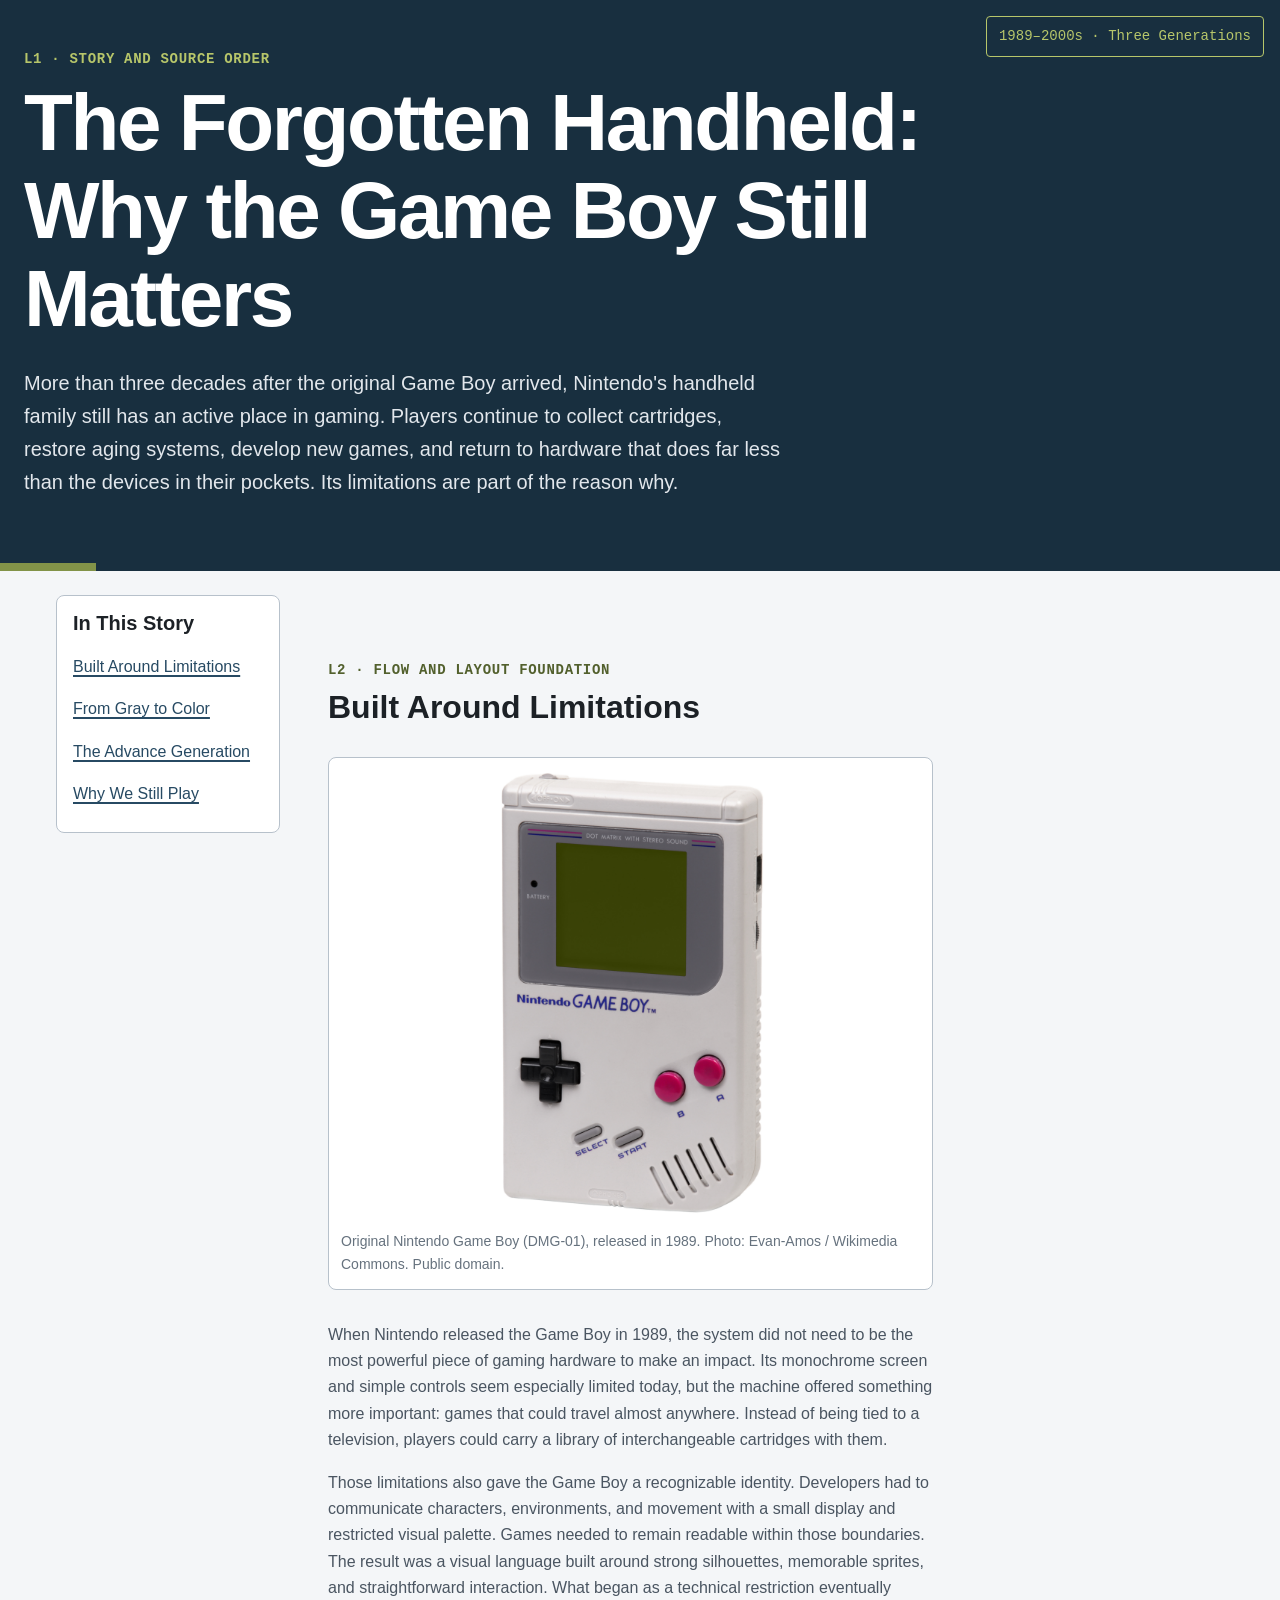
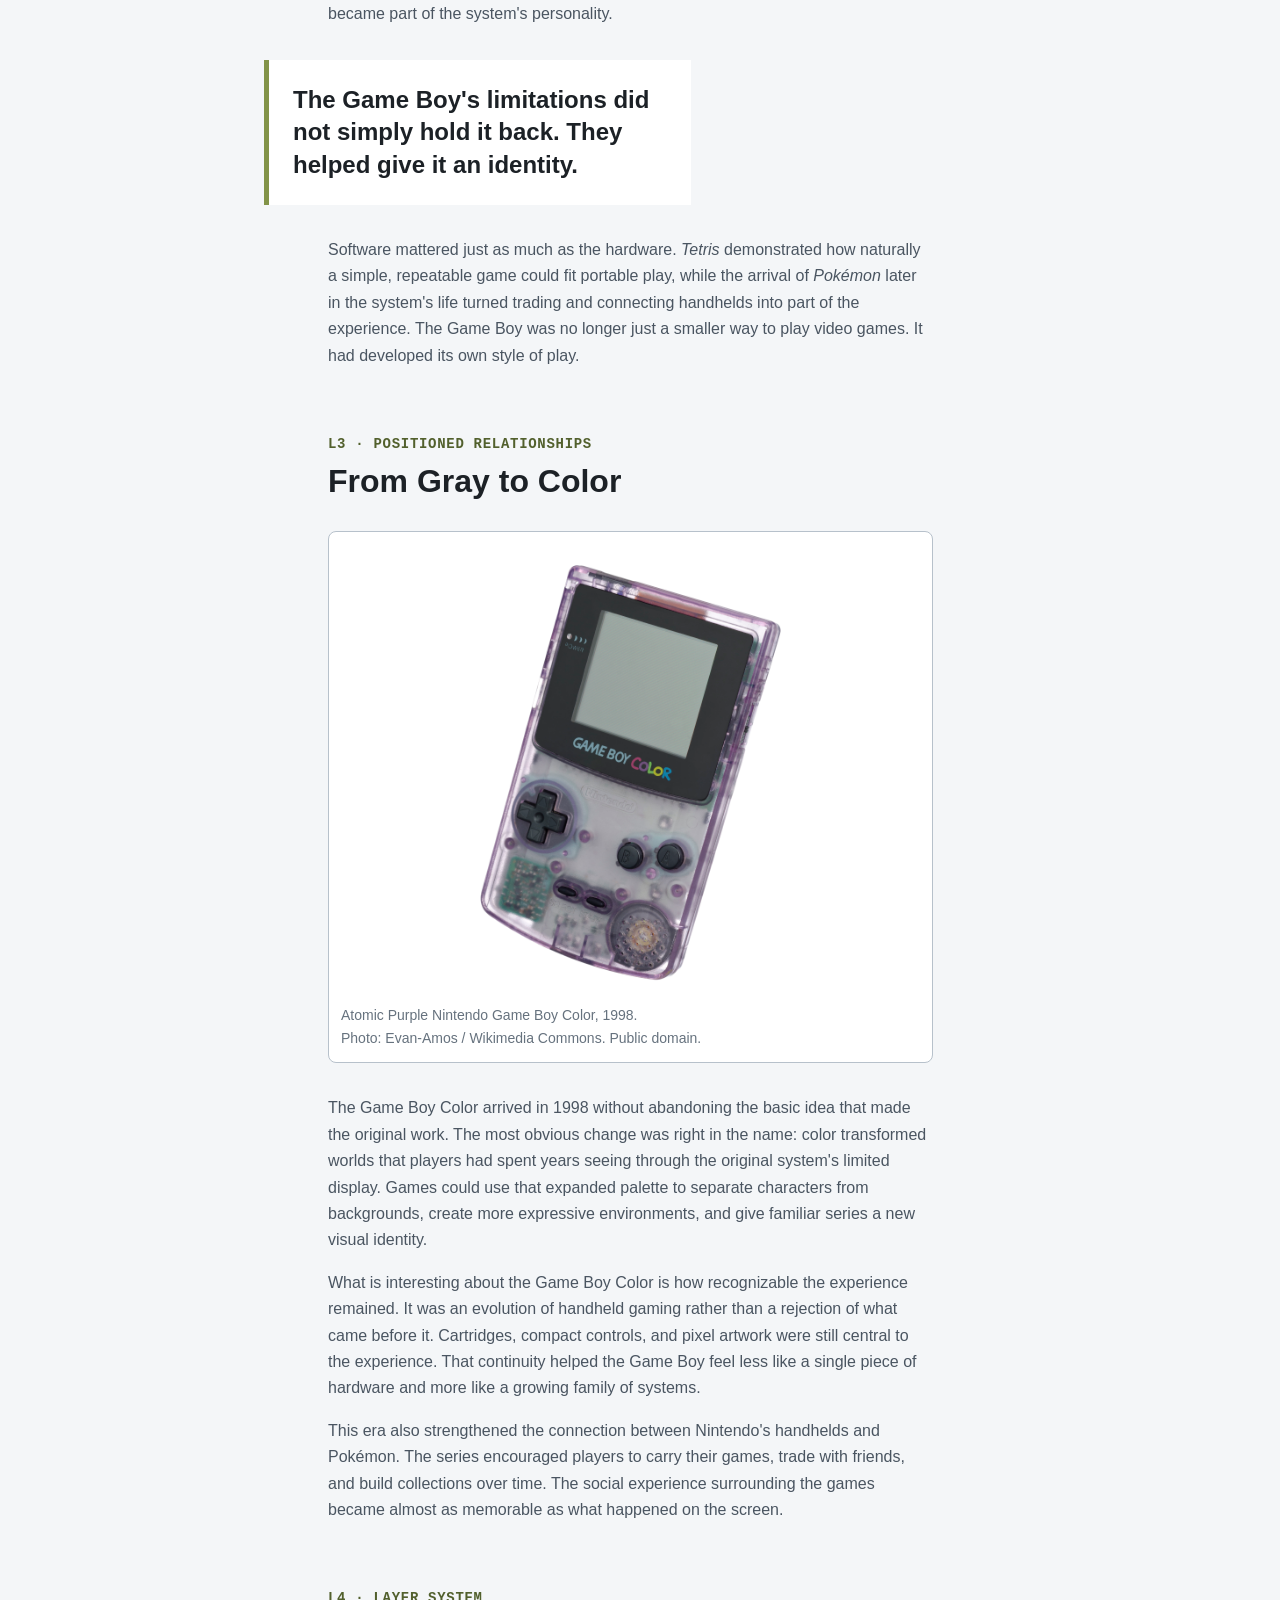
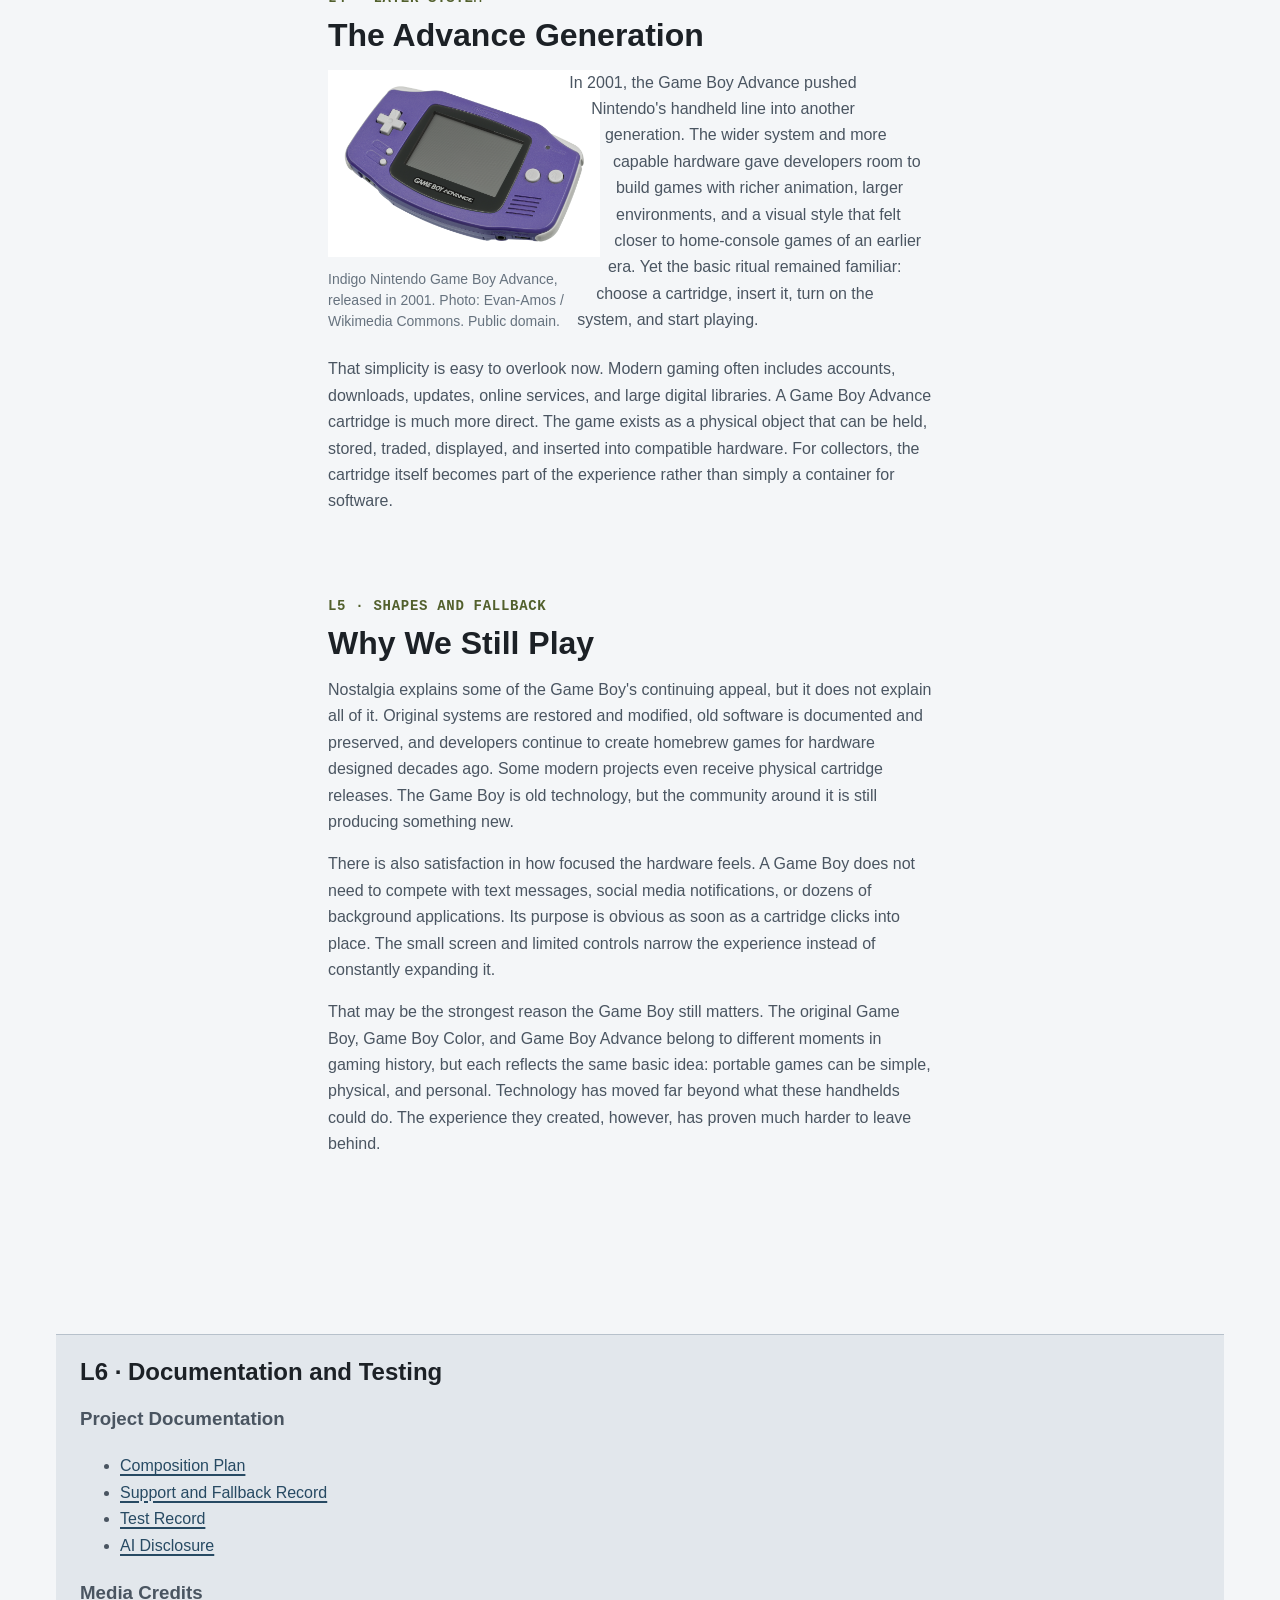
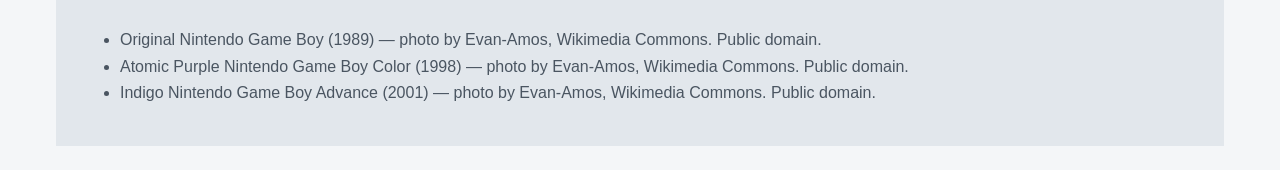
<file: index.html>
<!doctype html>
<html lang="en">
    <head>
        <meta charset="utf-8">
        <meta name="viewport" content="width=device-width, initial-scale=1">
        <title>The Forgotten Handheld: Why the Game Boy Still Matters</title>
        <link rel="stylesheet" href="styles.css">
    </head>

    <body>
        <header class="feature-header">
            <p class="eyebrow">L1 · Story and Source Order</p>

            <h1>The Forgotten Handheld: Why the Game Boy Still Matters</h1>

            <span class="issue-badge">1989–2000s · Three Generations</span>

            <p class="lede">
                More than three decades after the original Game Boy arrived,
                Nintendo's handheld family still has an active place in gaming.
                Players continue to collect cartridges, restore aging systems,
                develop new games, and return to hardware that does far less
                than the devices in their pockets. Its limitations are part of
                the reason why.
            </p>
        </header>

        <main>
            <aside class="story-guide">
                <h2>In This Story</h2>

                <nav aria-label="Feature story sections">
                    <a href="#built-around-limitations">
                        Built Around Limitations
                    </a>
                    <a href="#gray-to-color">
                        From Gray to Color
                    </a>
                    <a href="#advance-generation">
                        The Advance Generation
                    </a>
                    <a href="#why-we-still-play">
                        Why We Still Play
                    </a>
                </nav>
            </aside>

            <article aria-labelledby="article-heading">

                <h2 id="article-heading" class="visually-hidden">
                    The Game Boy Story
                </h2>
                <section id="built-around-limitations">
                    <p class="eyebrow">L2 · Flow and Layout Foundation</p>

                    <h2>Built Around Limitations</h2>

                    <figure class="feature-figure">
                        <img
                            src="images/game-boy-original.jpg"
                            alt="Original Nintendo Game Boy with gray body, green monochrome screen, black directional pad, and magenta A and B buttons."   
                        >
                        <figcaption>
                            Original Nintendo Game Boy (DMG-01), released in 1989.
                            Photo: Evan-Amos / Wikimedia Commons. Public domain.
                         </figcaption>
                    </figure>

                    <p>
                        When Nintendo released the Game Boy in 1989, the system
                        did not need to be the most powerful piece of gaming
                        hardware to make an impact. Its monochrome screen and
                        simple controls seem especially limited today, but the
                        machine offered something more important: games that
                        could travel almost anywhere. Instead of being tied to
                        a television, players could carry a library of
                        interchangeable cartridges with them.
                    </p>

                    <p>
                        Those limitations also gave the Game Boy a recognizable
                        identity. Developers had to communicate characters,
                        environments, and movement with a small display and
                        restricted visual palette. Games needed to remain
                        readable within those boundaries. The result was a
                        visual language built around strong silhouettes,
                        memorable sprites, and straightforward interaction.
                        What began as a technical restriction eventually became
                        part of the system's personality.
                    </p>

                    <p class="pull-quote">
                        The Game Boy's limitations did not simply hold it back.
                        They helped give it an identity.
                    </p>

                    <p>
                        Software mattered just as much as the hardware.
                        <cite>Tetris</cite> demonstrated how naturally a simple,
                        repeatable game could fit portable play, while the
                        arrival of <cite>Pokémon</cite> later in the system's
                        life turned trading and connecting handhelds into part
                        of the experience. The Game Boy was no longer just a
                        smaller way to play video games. It had developed its
                        own style of play.
                    </p>
                </section>

                <section id="gray-to-color">
                    <p class="eyebrow">L3 · Positioned Relationships</p>

                    <h2>From Gray to Color</h2>

                    <figure class="color-figure">
                        <img
                            src="images/game-boy-color.jpg"
                            alt="Atomic Purple Nintendo Game Boy Color shown from the front."
                        >
                        <figcaption>
                            Atomic Purple Nintendo Game Boy Color, 1998.<br>
                            Photo: Evan-Amos / Wikimedia Commons. Public domain.
                        </figcaption>
                    </figure>

                    <p>
                        The Game Boy Color arrived in 1998 without abandoning
                        the basic idea that made the original work. The most
                        obvious change was right in the name: color transformed
                        worlds that players had spent years seeing through the
                        original system's limited display. Games could use that
                        expanded palette to separate characters from
                        backgrounds, create more expressive environments, and
                        give familiar series a new visual identity.
                    </p>

                    <p>
                        What is interesting about the Game Boy Color is how
                        recognizable the experience remained. It was an
                        evolution of handheld gaming rather than a rejection of
                        what came before it. Cartridges, compact controls, and
                        pixel artwork were still central to the experience.
                        That continuity helped the Game Boy feel less like a
                        single piece of hardware and more like a growing family
                        of systems.
                    </p>

                    <p>
                        This era also strengthened the connection between
                        Nintendo's handhelds and Pokémon. The series encouraged
                        players to carry their games, trade with friends, and
                        build collections over time. The social experience
                        surrounding the games became almost as memorable as
                        what happened on the screen.
                    </p>
                </section>

                <section id="advance-generation">
                    <p class="eyebrow">L4 · Layer System</p>

                    <h2>The Advance Generation</h2>

                    <figure class="shape-portrait">
                        <img
                            src="images/game-boy-advance.jpg"
                            alt="Indigo Nintendo Game Boy Advance handheld console"
                            width="4200"
                            height="2900"
                        >
                        <figcaption>
                            Indigo Nintendo Game Boy Advance, released in 2001.
                            Photo: Evan-Amos / Wikimedia Commons. Public domain.
                        </figcaption>
                    </figure>

                    <p>
                        In 2001, the Game Boy Advance pushed Nintendo's handheld
                        line into another generation. The wider system and more
                        capable hardware gave developers room to build games
                        with richer animation, larger environments, and a
                        visual style that felt closer to home-console games of
                        an earlier era. Yet the basic ritual remained familiar:
                        choose a cartridge, insert it, turn on the system, and
                        start playing.
                    </p>

                    <p class="clear-shaped-media">
                        That simplicity is easy to overlook now. Modern gaming
                        often includes accounts, downloads, updates, online
                        services, and large digital libraries. A Game Boy
                        Advance cartridge is much more direct. The game exists
                        as a physical object that can be held, stored, traded,
                        displayed, and inserted into compatible hardware. For
                        collectors, the cartridge itself becomes part of the
                        experience rather than simply a container for software.
                    </p>
                </section>

                <section id="why-we-still-play">
                    <p class="eyebrow">L5 · Shapes and Fallback</p>

                    <h2>Why We Still Play</h2>

                    <p>
                        Nostalgia explains some of the Game Boy's continuing
                        appeal, but it does not explain all of it. Original
                        systems are restored and modified, old software is
                        documented and preserved, and developers continue to
                        create homebrew games for hardware designed decades
                        ago. Some modern projects even receive physical
                        cartridge releases. The Game Boy is old technology,
                        but the community around it is still producing
                        something new.
                    </p>

                    <p>
                        There is also satisfaction in how focused the hardware
                        feels. A Game Boy does not need to compete with text
                        messages, social media notifications, or dozens of
                        background applications. Its purpose is obvious as
                        soon as a cartridge clicks into place. The small screen
                        and limited controls narrow the experience instead of
                        constantly expanding it.
                    </p>

                    <p>
                        That may be the strongest reason the Game Boy still
                        matters. The original Game Boy, Game Boy Color, and
                        Game Boy Advance belong to different moments in gaming
                        history, but each reflects the same basic idea:
                        portable games can be simple, physical, and personal.
                        Technology has moved far beyond what these handhelds
                        could do. The experience they created, however, has
                        proven much harder to leave behind.
                    </p>
                </section>
            </article>

            <section class="documentation">
                <h2>L6 · Documentation and Testing</h2>

                <h3>Project Documentation</h3>
                <ul>
                    <li><a href="composition-plan.html">Composition Plan</a></li>
                    <li><a href="support-fallback-record.md">Support and Fallback Record</a></li>
                    <li><a href="test-record.md">Test Record</a></li>
                    <li><a href="ai-disclosure.md">AI Disclosure</a></li>
                </ul>

                </ul>

                <h3>Media Credits</h3>
                <ul>
                    <li>
                        Original Nintendo Game Boy (1989) —
                        photo by Evan-Amos, Wikimedia Commons.
                        Public domain.
                    </li>

                    <li>
                        Atomic Purple Nintendo Game Boy Color (1998) —
                        photo by Evan-Amos, Wikimedia Commons.
                        Public domain.
                    </li>

                    <li>
                        Indigo Nintendo Game Boy Advance (2001) —
                        photo by Evan-Amos, Wikimedia Commons.
                        Public domain.
                    </li>
                </ul>
            </section>
        </main>
    </body>
</html>
</file>
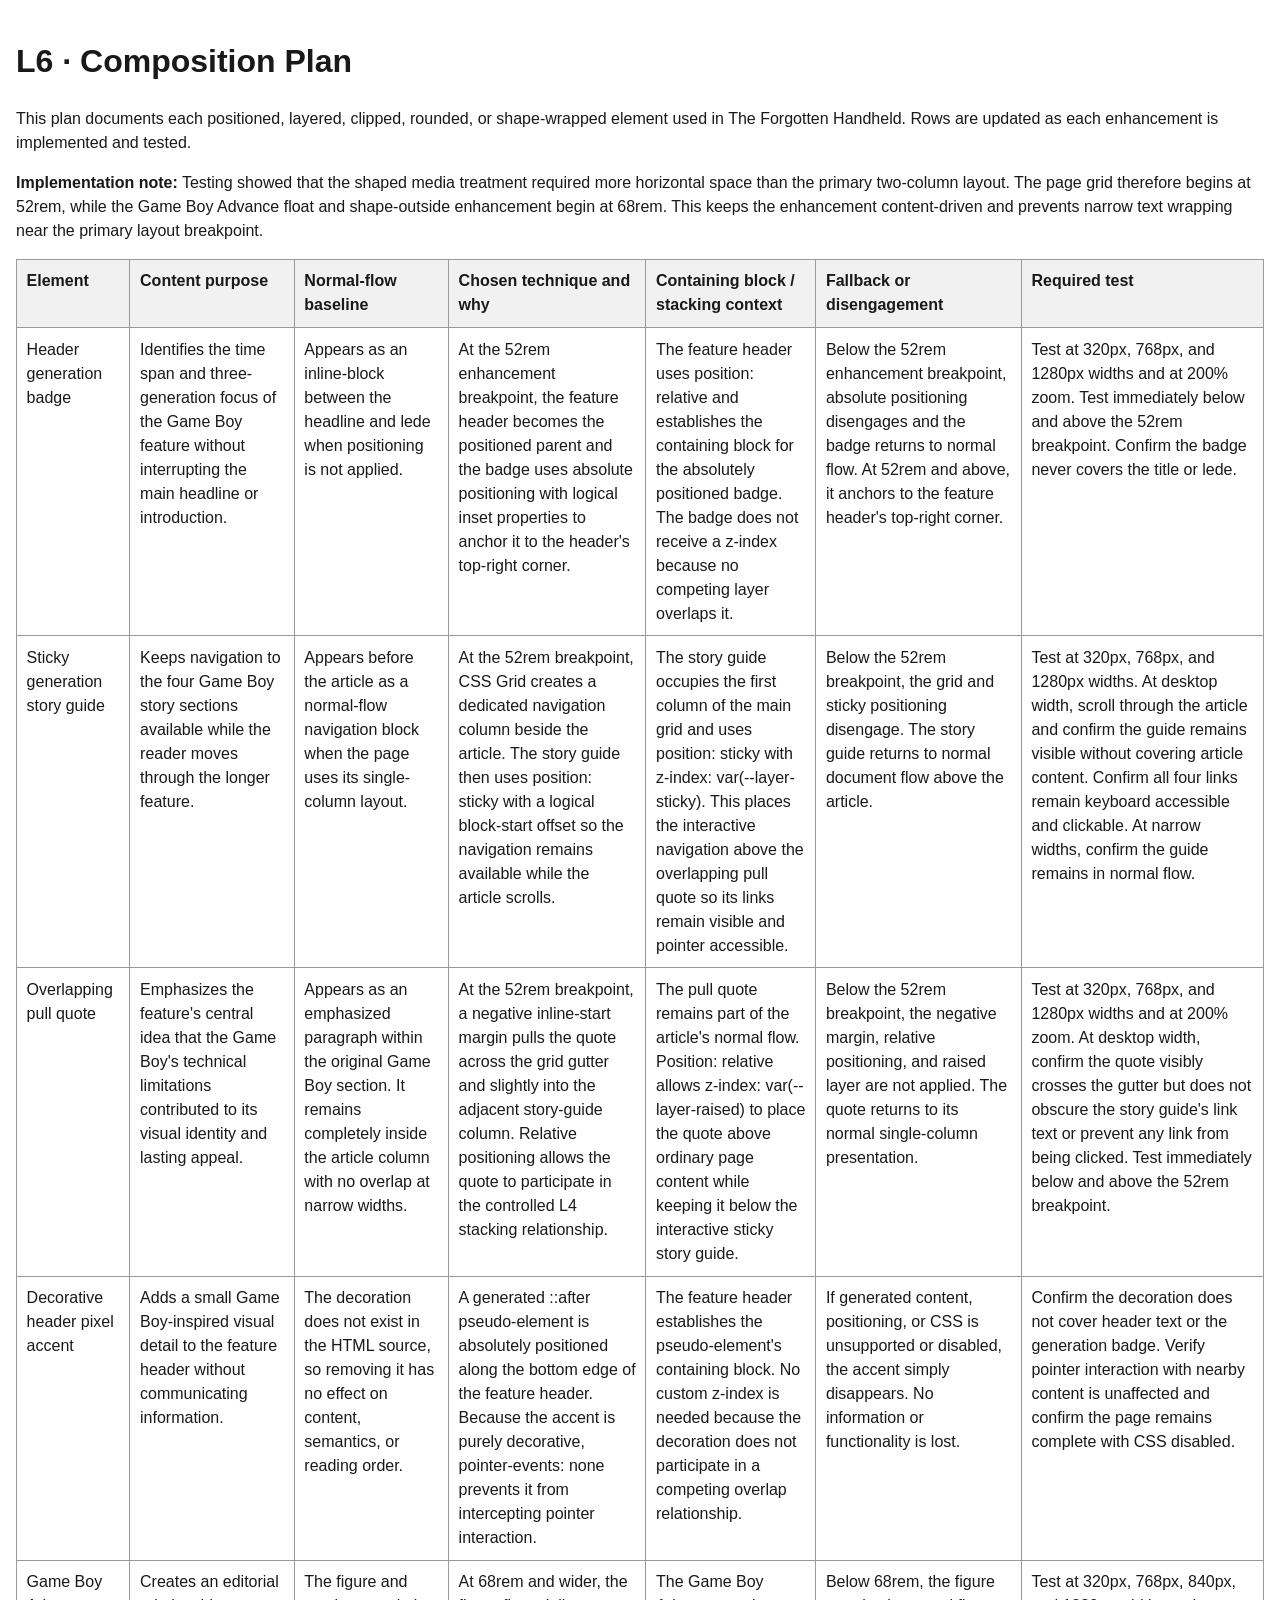
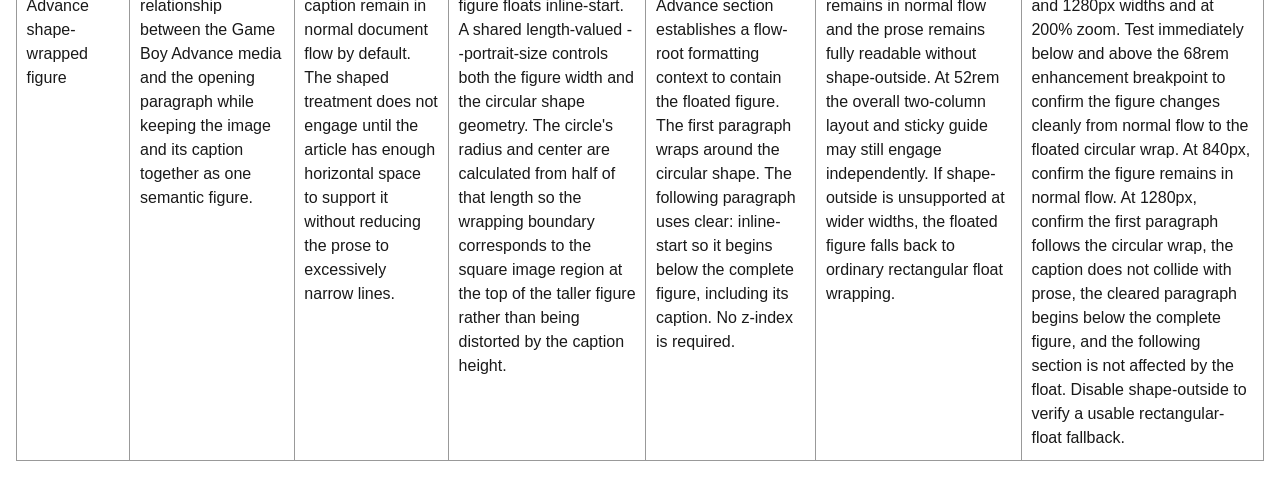
<file: composition-plan.html>
<!doctype html>
<html lang="en">
    <head>
        <meta charset="utf-8">
        <meta name="viewport" content="width=device-width, initial-scale=1">
        <title>Composition Plan</title>

        <style>
            body {
                font-family: Arial, sans-serif;
                line-height: 1.5;
                max-width: 90rem;
                margin: auto;
                padding: 1rem;
                color: #191919;
            }

            table {
                width: 100%;
                border-collapse: collapse;
            }

            th,
            td {
                padding: .6rem;
                border: 1px solid #999;
                text-align: left;
                vertical-align: top;
            }

            th {
                background: #f1f1f1;
            }
        </style>
    </head>

    <body>
        <h1>L6 · Composition Plan</h1>

        <p>
            This plan documents each positioned, layered, clipped, rounded,
            or shape-wrapped element used in The Forgotten Handheld. Rows are
            updated as each enhancement is implemented and tested.
        </p>

        <p>
            <strong>Implementation note:</strong>
            Testing showed that the shaped media treatment required more
            horizontal space than the primary two-column layout. The page grid
            therefore begins at 52rem, while the Game Boy Advance float and
            shape-outside enhancement begin at 68rem. This keeps the enhancement
            content-driven and prevents narrow text wrapping near the primary
            layout breakpoint.
        </p>

        <table>
            <thead>
                <tr>
                    <th>Element</th>
                    <th>Content purpose</th>
                    <th>Normal-flow baseline</th>
                    <th>Chosen technique and why</th>
                    <th>Containing block / stacking context</th>
                    <th>Fallback or disengagement</th>
                    <th>Required test</th>
                </tr>
            </thead>

            <tbody>
                <tr>
                    <td>Header generation badge</td>

                    <td>
                        Identifies the time span and three-generation focus of
                        the Game Boy feature without interrupting the main
                        headline or introduction.
                    </td>

                    <td>
                        Appears as an inline-block between the headline and
                        lede when positioning is not applied.
                    </td>

                    <td>
                        At the 52rem enhancement breakpoint, the feature header
                        becomes the positioned parent and the badge uses
                        absolute positioning with logical inset properties to
                        anchor it to the header's top-right corner.
                    </td>

                    <td>
                        The feature header uses position: relative and
                        establishes the containing block for the absolutely
                        positioned badge. The badge does not receive a z-index
                        because no competing layer overlaps it.
                    </td>

                    <td>
                        Below the 52rem enhancement breakpoint, absolute
                        positioning disengages and the badge returns to normal
                        flow. At 52rem and above, it anchors to the feature
                        header's top-right corner.
                    </td>

                    <td>
                        Test at 320px, 768px, and 1280px widths and at 200%
                        zoom. Test immediately below and above the 52rem
                        breakpoint. Confirm the badge never covers the title
                        or lede.
                    </td>
                </tr>

                <tr>
                    <td>Sticky generation story guide</td>

                    <td>
                        Keeps navigation to the four Game Boy story sections
                        available while the reader moves through the longer
                        feature.
                    </td>

                    <td>
                        Appears before the article as a normal-flow navigation
                        block when the page uses its single-column layout.
                    </td>

                    <td>
                        At the 52rem breakpoint, CSS Grid creates a dedicated
                        navigation column beside the article. The story guide
                        then uses position: sticky with a logical block-start
                        offset so the navigation remains available while the
                        article scrolls.
                    </td>

                    <td>
                        The story guide occupies the first column of the main
                        grid and uses position: sticky with
                        z-index: var(--layer-sticky). This places the
                        interactive navigation above the overlapping pull
                        quote so its links remain visible and pointer
                        accessible.
                    </td>

                    <td>
                        Below the 52rem breakpoint, the grid and sticky
                        positioning disengage. The story guide returns to
                        normal document flow above the article.
                    </td>

                    <td>
                        Test at 320px, 768px, and 1280px widths. At desktop
                        width, scroll through the article and confirm the guide
                        remains visible without covering article content.
                        Confirm all four links remain keyboard accessible and
                        clickable. At narrow widths, confirm the guide remains
                        in normal flow.
                    </td>
                </tr>

                <tr>
                    <td>Overlapping pull quote</td>

                    <td>
                        Emphasizes the feature's central idea that the Game
                        Boy's technical limitations contributed to its visual
                        identity and lasting appeal.
                    </td>

                    <td>
                        Appears as an emphasized paragraph within the original
                        Game Boy section. It remains completely inside the
                        article column with no overlap at narrow widths.
                    </td>

                    <td>
                        At the 52rem breakpoint, a negative inline-start margin
                        pulls the quote across the grid gutter and slightly
                        into the adjacent story-guide column. Relative
                        positioning allows the quote to participate in the
                        controlled L4 stacking relationship.
                    </td>

                    <td>
                        The pull quote remains part of the article's normal
                        flow. Position: relative allows
                        z-index: var(--layer-raised) to place the quote above
                        ordinary page content while keeping it below the
                        interactive sticky story guide.
                    </td>

                    <td>
                        Below the 52rem breakpoint, the negative margin,
                        relative positioning, and raised layer are not applied.
                        The quote returns to its normal single-column
                        presentation.
                    </td>

                    <td>
                        Test at 320px, 768px, and 1280px widths and at 200%
                        zoom. At desktop width, confirm the quote visibly
                        crosses the gutter but does not obscure the story
                        guide's link text or prevent any link from being
                        clicked. Test immediately below and above the 52rem
                        breakpoint.
                    </td>
                </tr>

                <tr>
                    <td>Decorative header pixel accent</td>

                    <td>
                        Adds a small Game Boy-inspired visual detail to the
                        feature header without communicating information.
                    </td>

                    <td>
                        The decoration does not exist in the HTML source, so
                        removing it has no effect on content, semantics, or
                        reading order.
                    </td>

                    <td>
                        A generated ::after pseudo-element is absolutely
                        positioned along the bottom edge of the feature header.
                        Because the accent is purely decorative,
                        pointer-events: none prevents it from intercepting
                        pointer interaction.
                    </td>

                    <td>
                        The feature header establishes the pseudo-element's
                        containing block. No custom z-index is needed because
                        the decoration does not participate in a competing
                        overlap relationship.
                    </td>

                    <td>
                        If generated content, positioning, or CSS is
                        unsupported or disabled, the accent simply disappears.
                        No information or functionality is lost.
                    </td>

                    <td>
                        Confirm the decoration does not cover header text or
                        the generation badge. Verify pointer interaction with
                        nearby content is unaffected and confirm the page
                        remains complete with CSS disabled.
                    </td>
                </tr>

                <tr>
                    <td>Game Boy Advance shape-wrapped figure</td>

                    <td>
                        Creates an editorial relationship between the Game Boy Advance
                        media and the opening paragraph while keeping the image and its
                        caption together as one semantic figure.
                    </td>

                    <td>
                        The figure and caption remain in normal document flow by default.
                        The shaped treatment does not engage until the article has enough
                        horizontal space to support it without reducing the prose to
                        excessively narrow lines.
                    </td>

                    <td>
                        At 68rem and wider, the figure floats inline-start. A shared
                        length-valued --portrait-size controls both the figure width and
                        the circular shape geometry. The circle's radius and center are
                        calculated from half of that length so the wrapping boundary
                        corresponds to the square image region at the top of the taller
                        figure rather than being distorted by the caption height.
                    </td>

                    <td>
                        The Game Boy Advance section establishes a flow-root formatting
                        context to contain the floated figure. The first paragraph wraps
                        around the circular shape. The following paragraph uses
                        clear: inline-start so it begins below the complete figure,
                        including its caption. No z-index is required.
                    </td>

                    <td>
                        Below 68rem, the figure remains in normal flow and the prose
                        remains fully readable without shape-outside. At 52rem the
                        overall two-column layout and sticky guide may still engage
                        independently. If shape-outside is unsupported at wider widths,
                        the floated figure falls back to ordinary rectangular float
                        wrapping.
                    </td>

                     <td>
                        Test at 320px, 768px, 840px, and 1280px widths and at
                        200% zoom. Test immediately below and above the 68rem
                        enhancement breakpoint to confirm the figure changes cleanly
                        from normal flow to the floated circular wrap. At 840px,
                        confirm the figure remains in normal flow. At 1280px, confirm
                        the first paragraph follows the circular wrap, the caption
                        does not collide with prose, the cleared paragraph begins
                        below the complete figure, and the following section is not
                        affected by the float. Disable shape-outside to verify a
                        usable rectangular-float fallback.
                    </td>
                </tr>
            </tbody>
        </table>
    </body>
</html>
</file>
<file: styles.css>
/* =========================================================
   The Forgotten Handheld
   Design-system foundation
   ========================================================= */


/* ---------------------------------------------------------
   1. Design tokens
   --------------------------------------------------------- */

:root {
    /* Primitive color tokens */
    --blue-200: #a9c6dd;
    --blue-400: #6d9cbf;
    --blue-600: #3d6b8f;
    --blue-800: #274a63;
    --blue-900: #182f3f;

    --gray-0: #ffffff;
    --gray-50: #f4f6f8;
    --gray-100: #e2e7ec;
    --gray-300: #b7c1cb;
    --gray-500: #7c8894;
    --gray-600: #66727e;
    --gray-700: #4a5561;
    --gray-900: #1c2126;

    /* Game Boy-inspired accent */
    --green-300: #b7c66a;
    --green-500: #829348;
    --green-700: #52602d;

    /* Semantic color tokens */
    --color-text: var(--gray-700);
    --color-text-heading: var(--gray-900);
    --color-text-muted: var(--gray-600);

    --color-surface: var(--gray-50);
    --color-surface-raised: var(--gray-0);
    --color-surface-subtle: var(--gray-100);

    --color-border: var(--gray-300);

    --color-action: var(--blue-800);
    --color-action-hover: var(--blue-900);

    --color-accent: var(--green-500);
    --color-accent-dark: var(--green-700);
    --color-accent-soft: var(--green-300);

    /* Typography */
    --font-body: Arial, Helvetica, sans-serif;
    --font-display: Arial, Helvetica, sans-serif;
    --font-mono: "Courier New", Courier, monospace;

    --text-sm: 0.875rem;
    --text-base: 1rem;
    --text-lg: 1.125rem;
    --text-xl: 1.25rem;
    --text-2xl: 1.5rem;
    --text-3xl: 2rem;
    --text-4xl: clamp(2.5rem, 7vw, 5rem);

    /* Spacing */
    --space-1: 0.25rem;
    --space-2: 0.5rem;
    --space-3: 0.75rem;
    --space-4: 1rem;
    --space-5: 1.5rem;
    --space-6: 2rem;
    --space-7: 3rem;
    --space-8: 4rem;

    /* Shape */
    --radius-sm: 0.25rem;
    --radius-md: 0.5rem;
    --radius-lg: 1rem;

    /* Reading and layout measures */
    --measure-text: 68ch;
    --measure-wide: 76rem;

    /* Layer scale */
    --layer-base: 0;
    --layer-raised: 10;
    --layer-sticky: 20;
}


/* ---------------------------------------------------------
   2. Reset and base rules
   --------------------------------------------------------- */

*,
*::before,
*::after {
    box-sizing: border-box;
}

html {
    scroll-behavior: smooth;
}

body {
    margin: 0;
    background: var(--color-surface);
    color: var(--color-text);
    font-family: var(--font-body);
    font-size: var(--text-base);
    line-height: 1.65;
}

img {
    display: block;
    max-width: 100%;
    height: auto;
}

/* Accessible visually hidden content */
.visually-hidden {
    position: absolute;
    width: 1px;
    height: 1px;
    padding: 0;
    margin: -1px;
    overflow: hidden;
    clip: rect(0, 0, 0, 0);
    white-space: nowrap;
    border: 0;
}

figure {
    margin: 0;
}

h1,
h2,
p {
    margin-block-start: 0;
}

h1,
h2 {
    color: var(--color-text-heading);
    font-family: var(--font-display);
    line-height: 1.1;
}

h1 {
    max-width: 24ch;
    margin-block-end: var(--space-5);
    font-size: var(--text-4xl);
    letter-spacing: -0.03em;
}

h2 {
    margin-block-end: var(--space-4);
    font-size: var(--text-3xl);
}

p {
    max-width: var(--measure-text);
    margin-block-end: var(--space-4);
}

cite {
    font-style: italic;
}


/* ---------------------------------------------------------
   3. Links and focus
   --------------------------------------------------------- */

a {
    color: var(--color-action);
    text-decoration-thickness: 0.1em;
    text-underline-offset: 0.18em;
}

a:hover {
    color: var(--color-action-hover);
}

a:focus-visible {
    outline: 0.2rem solid var(--color-accent);
    outline-offset: 0.2rem;
}


/* ---------------------------------------------------------
   4. Feature header
   Includes L3 anchored badge and L4 pointer-safe decoration.
   --------------------------------------------------------- */

.feature-header {
    position: relative;
    padding: var(--space-7) var(--space-5);
    background: var(--blue-900);
    color: var(--gray-0);
}

.feature-header::after {
    content: "";
    position: absolute;
    inset-inline-start: 0;
    inset-block-end: 0;
    width: 6rem;
    height: 0.5rem;
    background: var(--color-accent);
    pointer-events: none;
}

.feature-header h1 {
    color: var(--gray-0);
}

.feature-header .eyebrow {
    color: var(--color-accent-soft);
}

.lede {
    max-width: var(--measure-text);
    margin-block-end: var(--space-5);
    color: var(--gray-100);
    font-size: var(--text-xl);
}

.issue-badge {
    position: absolute;
    inset-block-start: var(--space-4);
    inset-inline-end: var(--space-4);
    display: inline-block;
    margin-block-end: var(--space-5);
    padding: var(--space-2) var(--space-3);
    border: 1px solid var(--color-accent-soft);
    border-radius: var(--radius-sm);
    color: var(--color-accent-soft);
    font-family: var(--font-mono);
    font-size: var(--text-sm);
}


/* ---------------------------------------------------------
   5. Main content baseline
   --------------------------------------------------------- */

main {
    max-width: var(--measure-wide);
    margin-inline: auto;
    padding: var(--space-5);
}

article {
    min-width: 0;
}

article section {
    margin-block: var(--space-8);
    scroll-margin-block-start: var(--space-6);
}

.eyebrow,
.section-label {
    margin-block-end: var(--space-2);
    color: var(--color-accent-dark);
    font-family: var(--font-mono);
    font-size: var(--text-sm);
    font-weight: 700;
    letter-spacing: 0.05em;
    text-transform: uppercase;
}


/* ---------------------------------------------------------
   6. Story guide baseline
   Sticky behavior engages at 52rem.
   --------------------------------------------------------- */

.story-guide {
    max-width: var(--measure-text);
    margin-block-end: var(--space-7);
    padding: var(--space-4);
    border: 1px solid var(--color-border);
    border-radius: var(--radius-md);
    background: var(--color-surface-raised);
}

.story-guide h2 {
    margin-block-end: var(--space-3);
    font-size: var(--text-xl);
}

.story-guide a {
    display: block;
    padding-block: var(--space-2);
}


/* ---------------------------------------------------------
   7. Editorial media baseline
   Shape and clipping enhancements come later.
   --------------------------------------------------------- */

.feature-figure,
.color-figure {
    max-width: var(--measure-text);
    margin-block: var(--space-6);
    padding: var(--space-3);
    border: 1px solid var(--color-border);
    border-radius: var(--radius-md);
    background: var(--color-surface-raised);
}

.feature-figure img,
.color-figure img {
  display: block;
  width: 100%;
  height: 28rem;
  object-fit: contain;
  object-position: center;
}

figcaption,
.media-credit {
    margin-block-start: var(--space-3);
    color: var(--color-text-muted);
    font-size: var(--text-sm);
}

.shape-portrait {
    width: min(100%, 20rem);
    margin-block: var(--space-5);
}


/* ---------------------------------------------------------
   8. Pull quote baseline
   --------------------------------------------------------- */

.pull-quote {
    max-width: 32ch;
    margin-block: var(--space-6);
    padding: var(--space-5);
    border-inline-start: 0.35rem solid var(--color-accent);
    background: var(--color-surface-raised);
    color: var(--color-text-heading);
    font-size: var(--text-2xl);
    font-weight: 700;
    line-height: 1.35;
}


/* ---------------------------------------------------------
   9. Documentation
   --------------------------------------------------------- */

.documentation {
    margin-block-start: var(--space-8);
    padding: var(--space-5);
    border-block-start: 1px solid var(--color-border);
    background: var(--color-surface-subtle);
}

.documentation h2 {
    font-size: var(--text-2xl);
}


/* =========================================================
   L3-L4 · Responsive positioned and layered relationships
   ========================================================= */

@media (min-width: 52rem) {
    main {
        display: grid;
        grid-template-columns: 14rem minmax(0, 1fr);
        gap: var(--space-7);
        align-items: start;
    }

    .story-guide {
        position: sticky;
        inset-block-start: var(--space-4);
        align-self: start;
        z-index: var(--layer-sticky);
    }

    article {
        grid-column: 2;
    }

    .documentation {
        grid-column: 1 / -1;
    }

    .pull-quote {
        /*
         * Relative positioning allows the quote to participate
         * in the explicit L4 layer relationship.
         */
        position: relative;
        z-index: var(--layer-raised);
        margin-inline-start: -4rem;
    }
}


/* ---------------------------------------------------------
   Responsive disengagement
   --------------------------------------------------------- */

@media (max-width: 51.999rem) {
    .issue-badge {
        position: static;
    }
}


/* =========================================================
   L5 · Shapes and fallback
   ========================================================= */


/* ---------------------------------------------------------
   Clip-path enhancement
   The feature image remains rectangular if unsupported.
   --------------------------------------------------------- */

@supports (clip-path: polygon(0 0)) {
    .feature-figure img {
        clip-path: polygon(
            0 0,
            calc(100% - 1.5rem) 0,
            100% 1.5rem,
            100% 100%,
            1.5rem 100%,
            0 calc(100% - 1.5rem)
        );
    }
}


/* ---------------------------------------------------------
   Editorial shape wrap
   Only engages when there is enough horizontal space.
   --------------------------------------------------------- */


/* Enhanced editorial shape treatment */
@media (min-width: 68rem) {
    #advance-generation {
        display: flow-root;
    }

    .shape-portrait {
        --portrait-size: min(36vw, 17rem);

        float: inline-start;
        width: var(--portrait-size);
        margin-block: 0 var(--space-5);
        margin-inline: 0 var(--space-5);
    }

    .shape-portrait img {
        display: block;
        width: 100%;
        height: auto;
    }

    .shape-portrait figcaption {
    line-height: 1.5;
}

    .clear-shaped-media {
        clear: inline-start;
    }

    @supports (shape-outside: circle(1rem at 1rem 1rem)) {
        .shape-portrait {
            shape-outside: circle(
                calc(var(--portrait-size) / 2)
                at
                calc(var(--portrait-size) / 2)
                calc(var(--portrait-size) / 2)
            );
            shape-margin: var(--space-4);
        }
    }
}
</file>
